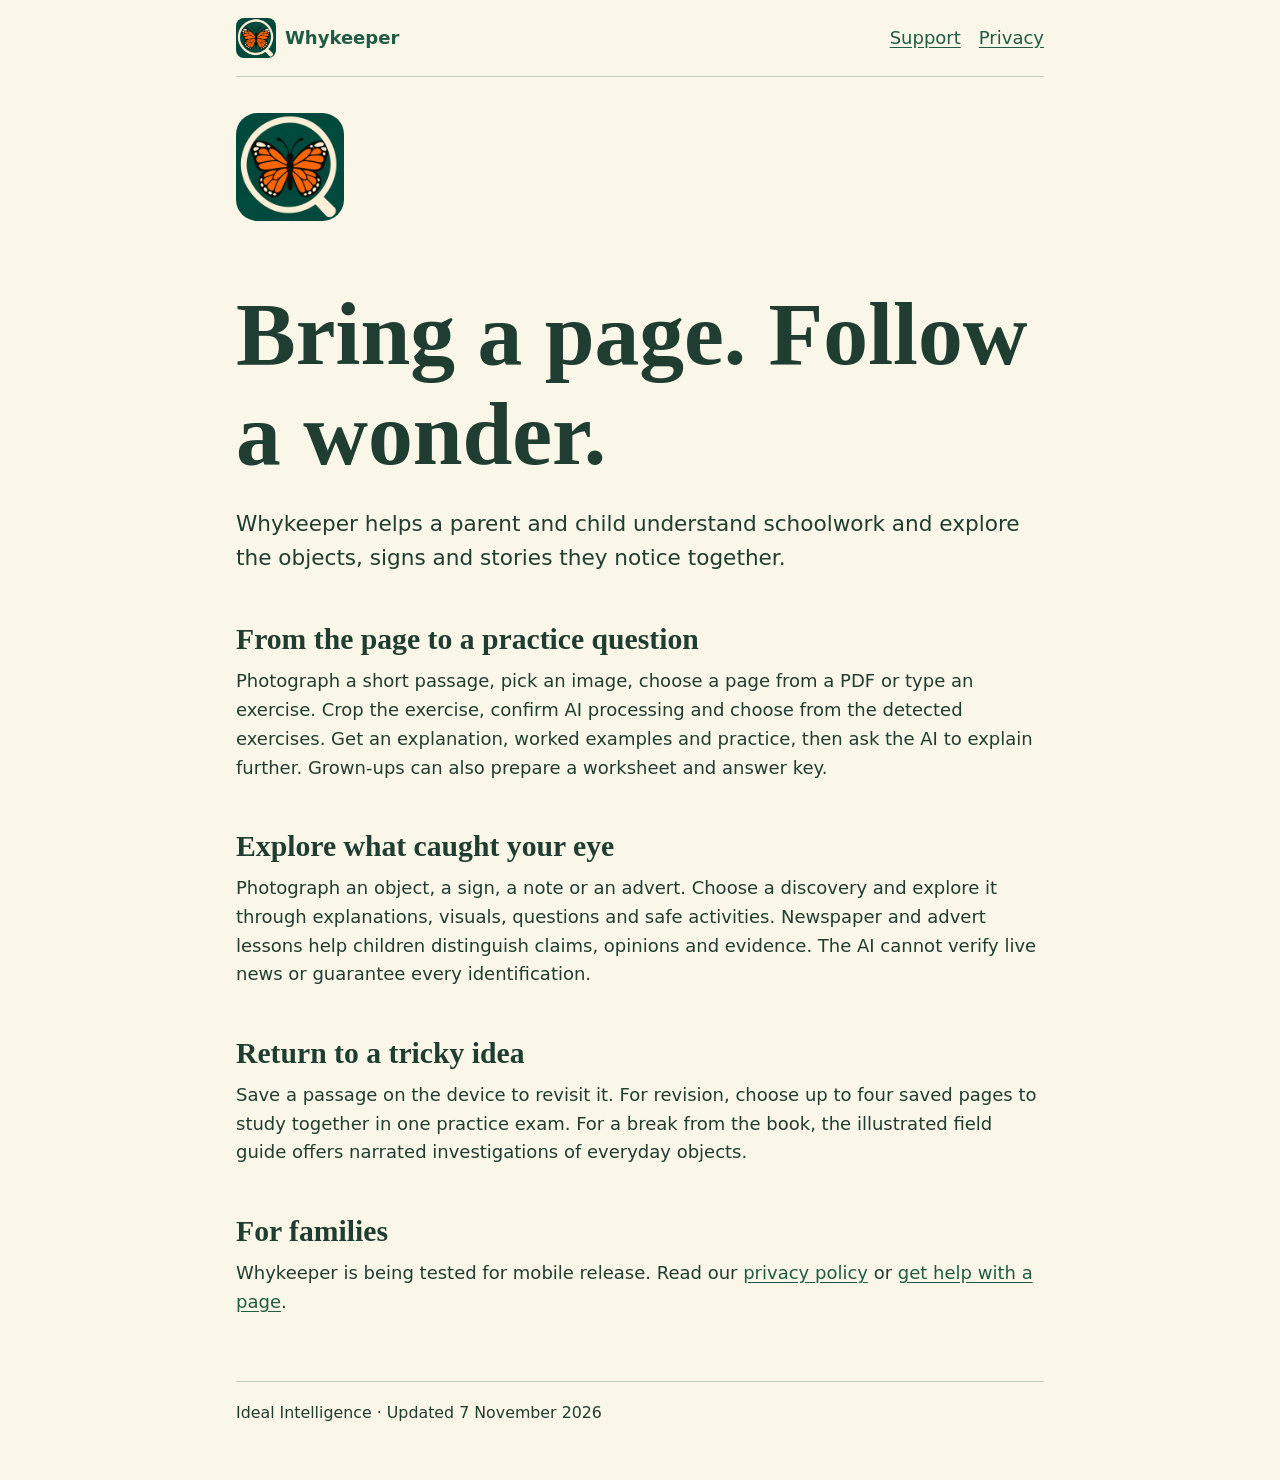
<file: index.html>
<!doctype html>
<html lang="en">
<head>
  <meta charset="utf-8"><meta name="viewport" content="width=device-width, initial-scale=1">
  <link rel="icon" href="icon.png"><link rel="stylesheet" href="style.css">
  <title>Schoolbooks and everyday discovery · Whykeeper</title>
</head>
<body>
<header><a href="./" aria-label="Whykeeper home"><img alt="" src="icon.png" width="40" height="40">Whykeeper</a><nav aria-label="For families"><a href="support.html">Support</a><a href="privacy.html">Privacy</a></nav></header>
<main>
  <section class="hero"><img src="icon.png" alt="" width="108" height="108"><h1>Bring a page. Follow a wonder.</h1><p class="intro">Whykeeper helps a parent and child understand schoolwork and explore the objects, signs and stories they notice together.</p></section>
  <h2>From the page to a practice question</h2><p>Photograph a short passage, pick an image, choose a page from a PDF or type an exercise. Crop the exercise, confirm AI processing and choose from the detected exercises. Get an explanation, worked examples and practice, then ask the AI to explain further. Grown-ups can also prepare a worksheet and answer key.</p>
  <h2>Explore what caught your eye</h2><p>Photograph an object, a sign, a note or an advert. Choose a discovery and explore it through explanations, visuals, questions and safe activities. Newspaper and advert lessons help children distinguish claims, opinions and evidence. The AI cannot verify live news or guarantee every identification.</p><h2>Return to a tricky idea</h2><p>Save a passage on the device to revisit it. For revision, choose up to four saved pages to study together in one practice exam. For a break from the book, the illustrated field guide offers narrated investigations of everyday objects.</p>
  <h2>For families</h2><p>Whykeeper is being tested for mobile release. Read our <a href="privacy.html">privacy policy</a> or <a href="support.html">get help with a page</a>.</p></main>
<footer>Ideal Intelligence · Updated 7 November 2026</footer>
</body>
</html>
</file>
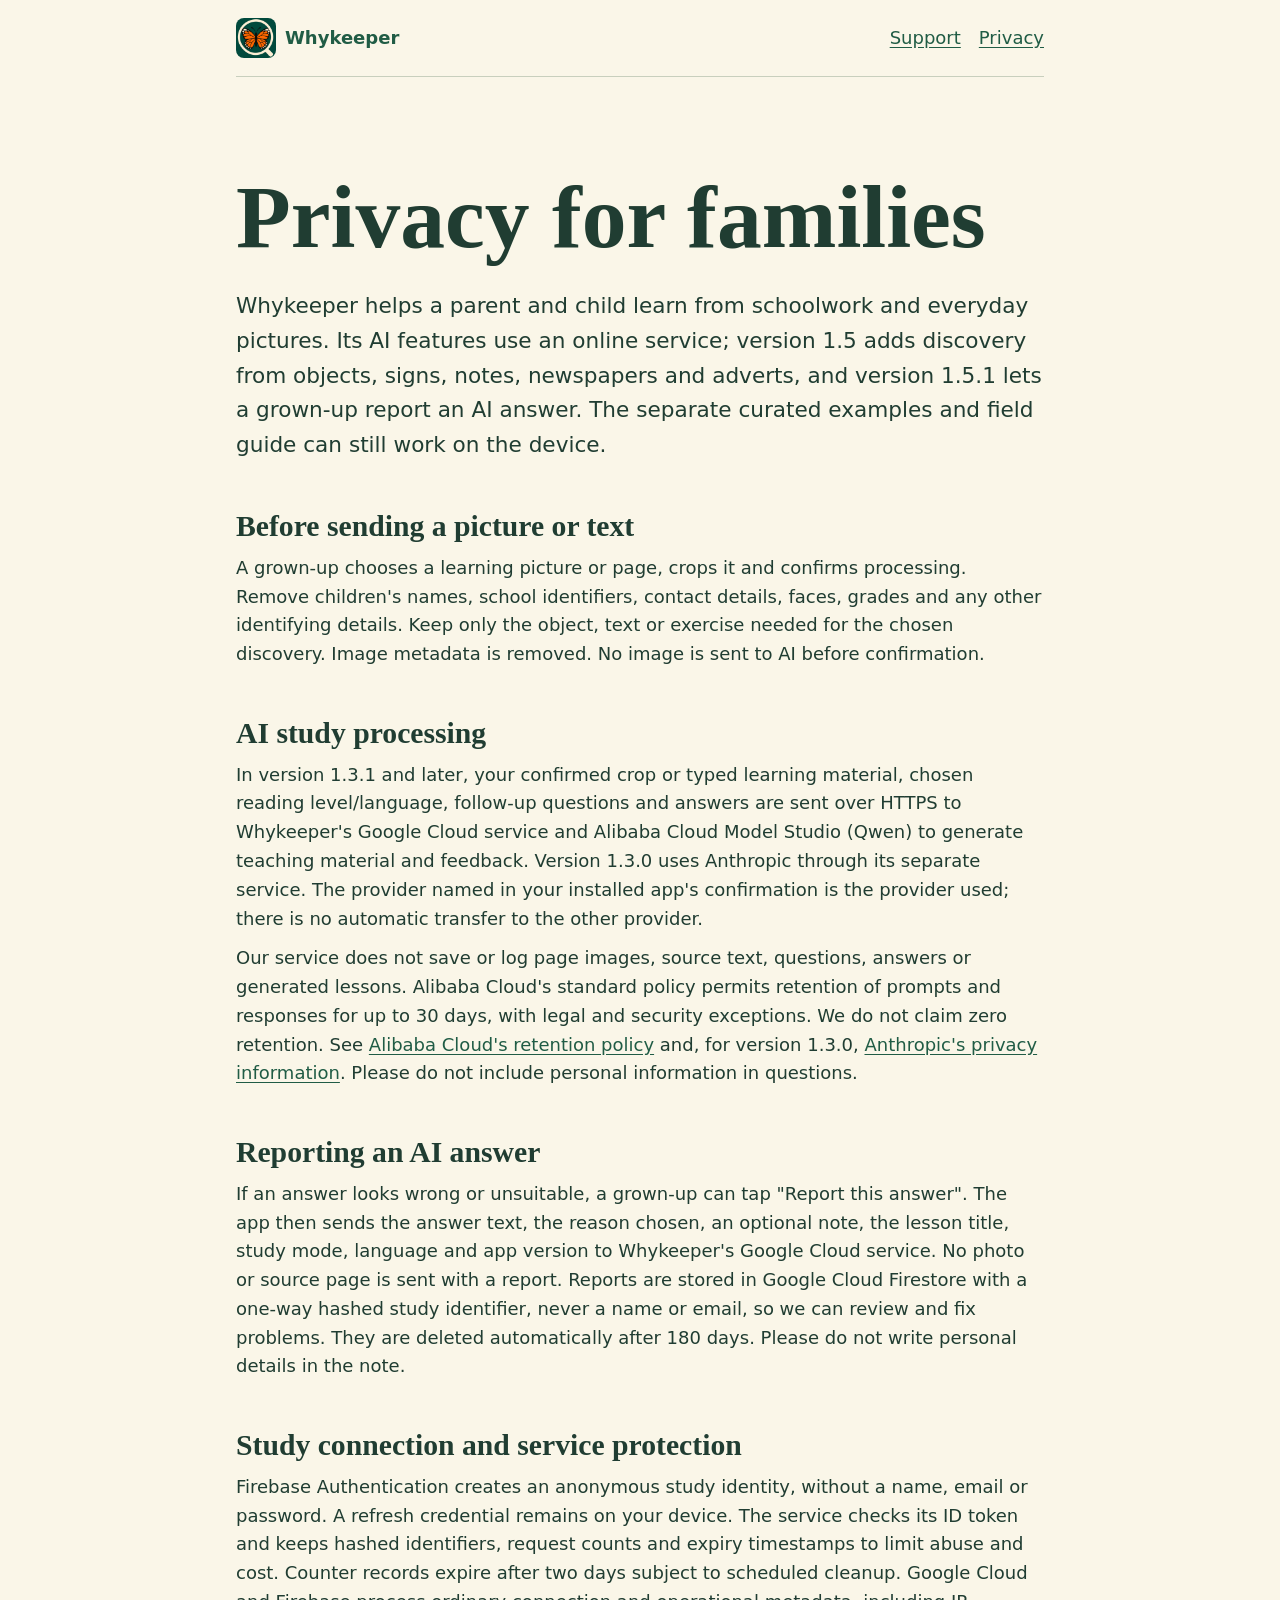
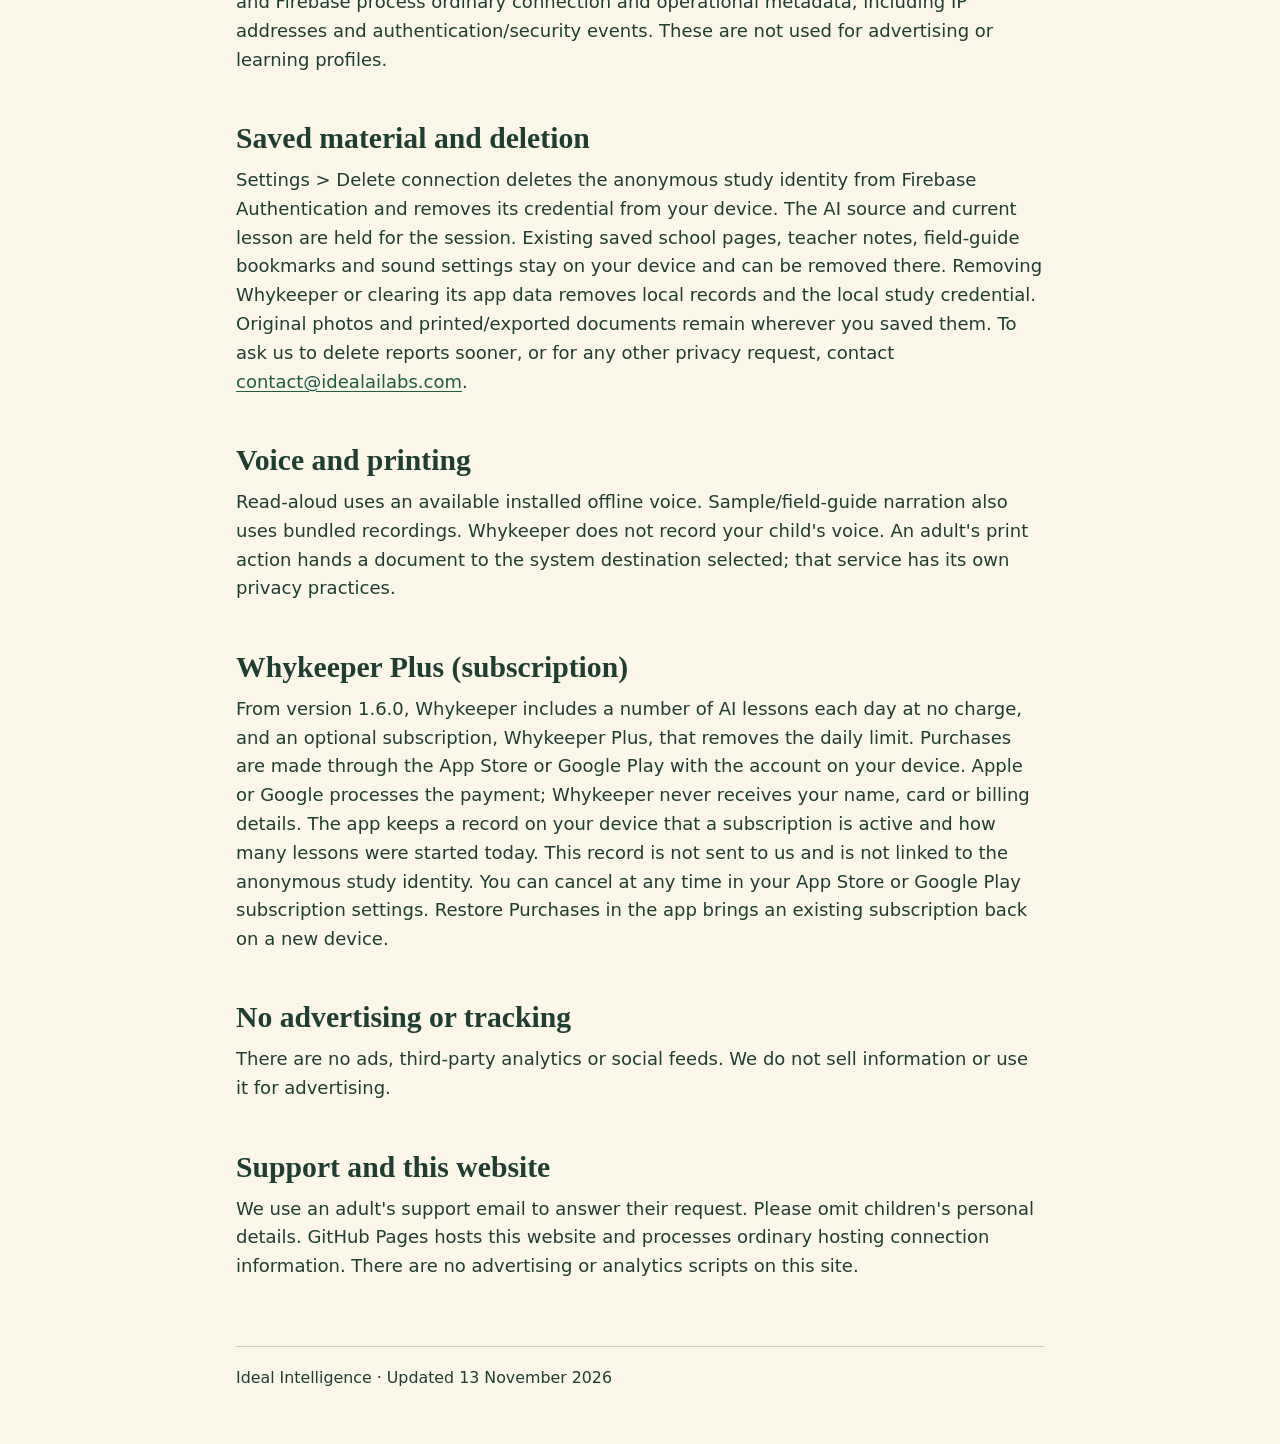
<file: privacy.html>
<!doctype html>
<html lang="en">
<head>
  <meta charset="utf-8"><meta name="viewport" content="width=device-width, initial-scale=1">
  <link rel="icon" href="icon.png"><link rel="stylesheet" href="style.css">
  <title>Privacy policy · Whykeeper</title>
</head>
<body>
<header><a href="./" aria-label="Whykeeper home"><img alt="" src="icon.png" width="40" height="40">Whykeeper</a><nav aria-label="For families"><a href="support.html">Support</a><a href="privacy.html">Privacy</a></nav></header>
<main>
<h1>Privacy for families</h1><p class="intro">Whykeeper helps a parent and child learn from schoolwork and everyday pictures. Its AI features use an online service; version 1.5 adds discovery from objects, signs, notes, newspapers and adverts, and version 1.5.1 lets a grown-up report an AI answer. The separate curated examples and field guide can still work on the device.</p>
<h2>Before sending a picture or text</h2><p>A grown-up chooses a learning picture or page, crops it and confirms processing. Remove children's names, school identifiers, contact details, faces, grades and any other identifying details. Keep only the object, text or exercise needed for the chosen discovery. Image metadata is removed. No image is sent to AI before confirmation.</p>
<h2>AI study processing</h2><p>In version 1.3.1 and later, your confirmed crop or typed learning material, chosen reading level/language, follow-up questions and answers are sent over HTTPS to Whykeeper's Google Cloud service and Alibaba Cloud Model Studio (Qwen) to generate teaching material and feedback. Version 1.3.0 uses Anthropic through its separate service. The provider named in your installed app's confirmation is the provider used; there is no automatic transfer to the other provider.</p><p>Our service does not save or log page images, source text, questions, answers or generated lessons. Alibaba Cloud's standard policy permits retention of prompts and responses for up to 30 days, with legal and security exceptions. We do not claim zero retention. See <a href="https://www.alibabacloud.com/help/en/model-studio/data-retention-policy">Alibaba Cloud's retention policy</a> and, for version 1.3.0, <a href="https://privacy.claude.com/">Anthropic's privacy information</a>. Please do not include personal information in questions.</p>
<h2>Reporting an AI answer</h2><p>If an answer looks wrong or unsuitable, a grown-up can tap "Report this answer". The app then sends the answer text, the reason chosen, an optional note, the lesson title, study mode, language and app version to Whykeeper's Google Cloud service. No photo or source page is sent with a report. Reports are stored in Google Cloud Firestore with a one-way hashed study identifier, never a name or email, so we can review and fix problems. They are deleted automatically after 180 days. Please do not write personal details in the note.</p>
<h2>Study connection and service protection</h2><p>Firebase Authentication creates an anonymous study identity, without a name, email or password. A refresh credential remains on your device. The service checks its ID token and keeps hashed identifiers, request counts and expiry timestamps to limit abuse and cost. Counter records expire after two days subject to scheduled cleanup. Google Cloud and Firebase process ordinary connection and operational metadata, including IP addresses and authentication/security events. These are not used for advertising or learning profiles.</p>
<h2 id="deletion">Saved material and deletion</h2><p>Settings &gt; Delete connection deletes the anonymous study identity from Firebase Authentication and removes its credential from your device. The AI source and current lesson are held for the session. Existing saved school pages, teacher notes, field-guide bookmarks and sound settings stay on your device and can be removed there. Removing Whykeeper or clearing its app data removes local records and the local study credential. Original photos and printed/exported documents remain wherever you saved them. To ask us to delete reports sooner, or for any other privacy request, contact <a href="mailto:contact@idealailabs.com">contact@idealailabs.com</a>.</p>
<h2>Voice and printing</h2><p>Read-aloud uses an available installed offline voice. Sample/field-guide narration also uses bundled recordings. Whykeeper does not record your child's voice. An adult's print action hands a document to the system destination selected; that service has its own privacy practices.</p>
<h2 id="plus">Whykeeper Plus (subscription)</h2><p>From version 1.6.0, Whykeeper includes a number of AI lessons each day at no charge, and an optional subscription, Whykeeper Plus, that removes the daily limit. Purchases are made through the App Store or Google Play with the account on your device. Apple or Google processes the payment; Whykeeper never receives your name, card or billing details. The app keeps a record on your device that a subscription is active and how many lessons were started today. This record is not sent to us and is not linked to the anonymous study identity. You can cancel at any time in your App Store or Google Play subscription settings. Restore Purchases in the app brings an existing subscription back on a new device.</p><h2>No advertising or tracking</h2><p>There are no ads, third-party analytics or social feeds. We do not sell information or use it for advertising.</p>
<h2>Support and this website</h2><p>We use an adult's support email to answer their request. Please omit children's personal details. GitHub Pages hosts this website and processes ordinary hosting connection information. There are no advertising or analytics scripts on this site.</p>
</main>
<footer>Ideal Intelligence · Updated 13 November 2026</footer>
</body>
</html>
</file>
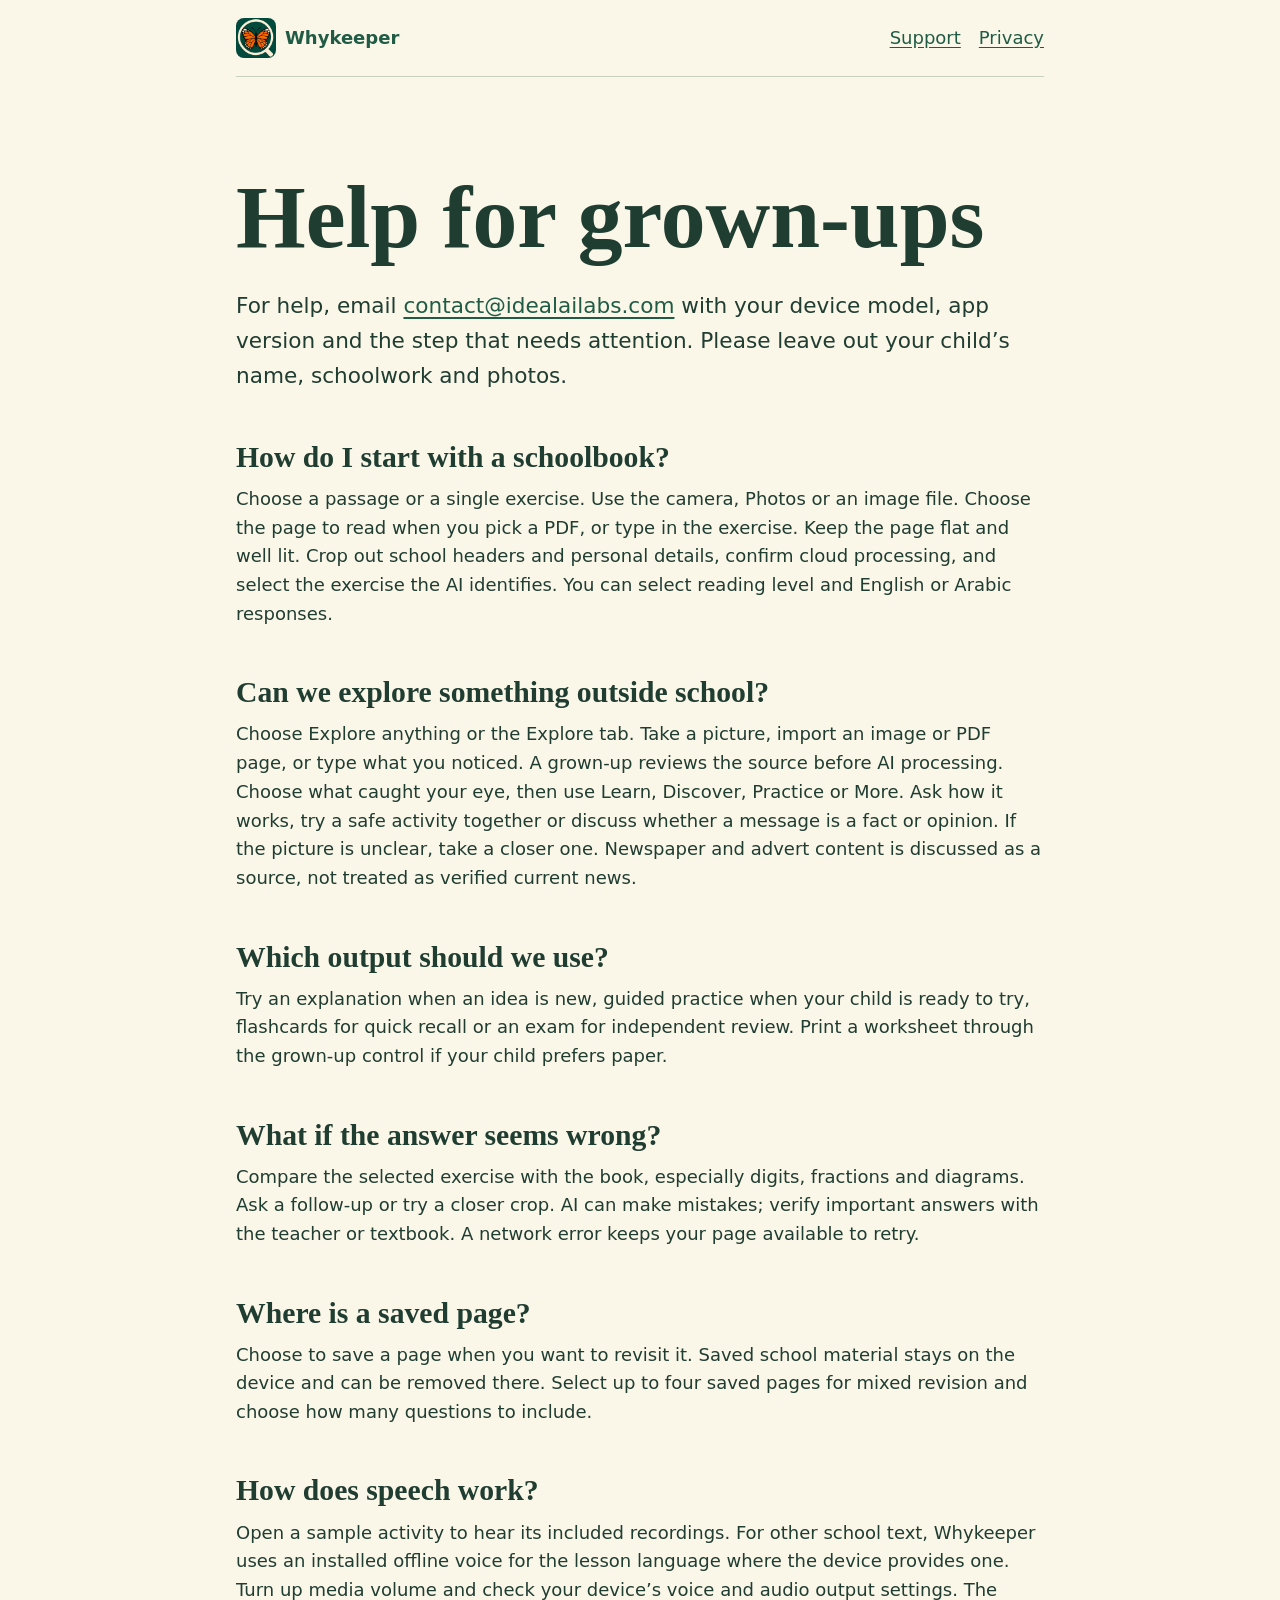
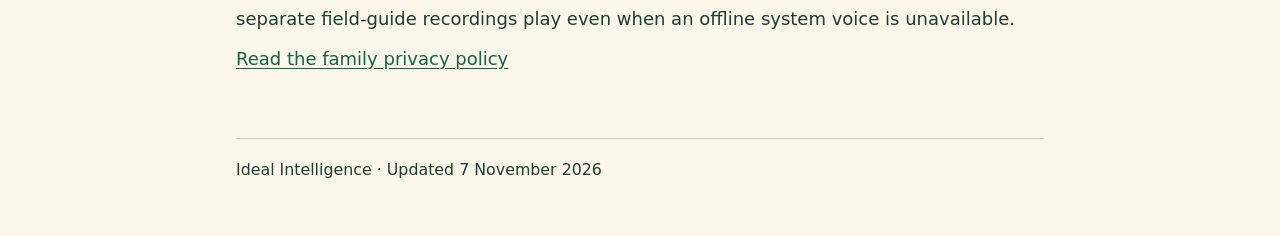
<file: support.html>
<!doctype html>
<html lang="en">
<head>
  <meta charset="utf-8"><meta name="viewport" content="width=device-width, initial-scale=1">
  <link rel="icon" href="icon.png"><link rel="stylesheet" href="style.css">
  <title>Parent support · Whykeeper</title>
</head>
<body>
<header><a href="./" aria-label="Whykeeper home"><img alt="" src="icon.png" width="40" height="40">Whykeeper</a><nav aria-label="For families"><a href="support.html">Support</a><a href="privacy.html">Privacy</a></nav></header>
<main>
  <h1>Help for grown-ups</h1><p class="intro">For help, email <a href="mailto:contact@idealailabs.com">contact@idealailabs.com</a> with your device model, app version and the step that needs attention. Please leave out your child’s name, schoolwork and photos.</p>
  <h2>How do I start with a schoolbook?</h2><p>Choose a passage or a single exercise. Use the camera, Photos or an image file. Choose the page to read when you pick a PDF, or type in the exercise. Keep the page flat and well lit. Crop out school headers and personal details, confirm cloud processing, and select the exercise the AI identifies. You can select reading level and English or Arabic responses.</p>
  <h2>Can we explore something outside school?</h2><p>Choose Explore anything or the Explore tab. Take a picture, import an image or PDF page, or type what you noticed. A grown-up reviews the source before AI processing. Choose what caught your eye, then use Learn, Discover, Practice or More. Ask how it works, try a safe activity together or discuss whether a message is a fact or opinion. If the picture is unclear, take a closer one. Newspaper and advert content is discussed as a source, not treated as verified current news.</p><h2>Which output should we use?</h2><p>Try an explanation when an idea is new, guided practice when your child is ready to try, flashcards for quick recall or an exam for independent review. Print a worksheet through the grown-up control if your child prefers paper.</p>
  <h2>What if the answer seems wrong?</h2><p>Compare the selected exercise with the book, especially digits, fractions and diagrams. Ask a follow-up or try a closer crop. AI can make mistakes; verify important answers with the teacher or textbook. A network error keeps your page available to retry.</p>
  <h2>Where is a saved page?</h2><p>Choose to save a page when you want to revisit it. Saved school material stays on the device and can be removed there. Select up to four saved pages for mixed revision and choose how many questions to include.</p>
  <h2>How does speech work?</h2><p>Open a sample activity to hear its included recordings. For other school text, Whykeeper uses an installed offline voice for the lesson language where the device provides one. Turn up media volume and check your device’s voice and audio output settings. The separate field-guide recordings play even when an offline system voice is unavailable.</p>
  <p><a href="privacy.html">Read the family privacy policy</a></p></main>
<footer>Ideal Intelligence · Updated 7 November 2026</footer>
</body>
</html>
</file>
<file: style.css>
* {box-sizing:border-box} :root {background:#faf6e8; color:#203d32; font:18px/1.6 system-ui,sans-serif} body {max-width:52rem; margin:auto; padding:0 clamp(18px,5vw,64px)} header,header a,nav {display:flex; align-items:center; gap:1rem} header {justify-content:space-between; padding:1rem 0; border-bottom:1px solid #c8cfbd} header>a {font-weight:800; text-decoration:none;gap:.5rem} header img,.hero img {border-radius:20%} a {color:#205c45;text-underline-offset:.18em} main {padding:2rem 0 3rem} h1,h2 {line-height:1.12; font-family:Georgia,serif} h1 {font-size:clamp(2.5rem,7vw,5rem);margin:.6em 0 .25em} h2 {font-size:1.65rem;margin:1.6em 0 .35em} .intro {font-size:1.2rem} p {margin:.6em 0} footer {font-size:.88rem;padding:1rem 0 3rem;border-top:1px solid #c8cfbd} @media(max-width:400px){nav {gap:.5rem}header{font-size:.88rem}}
</file>
